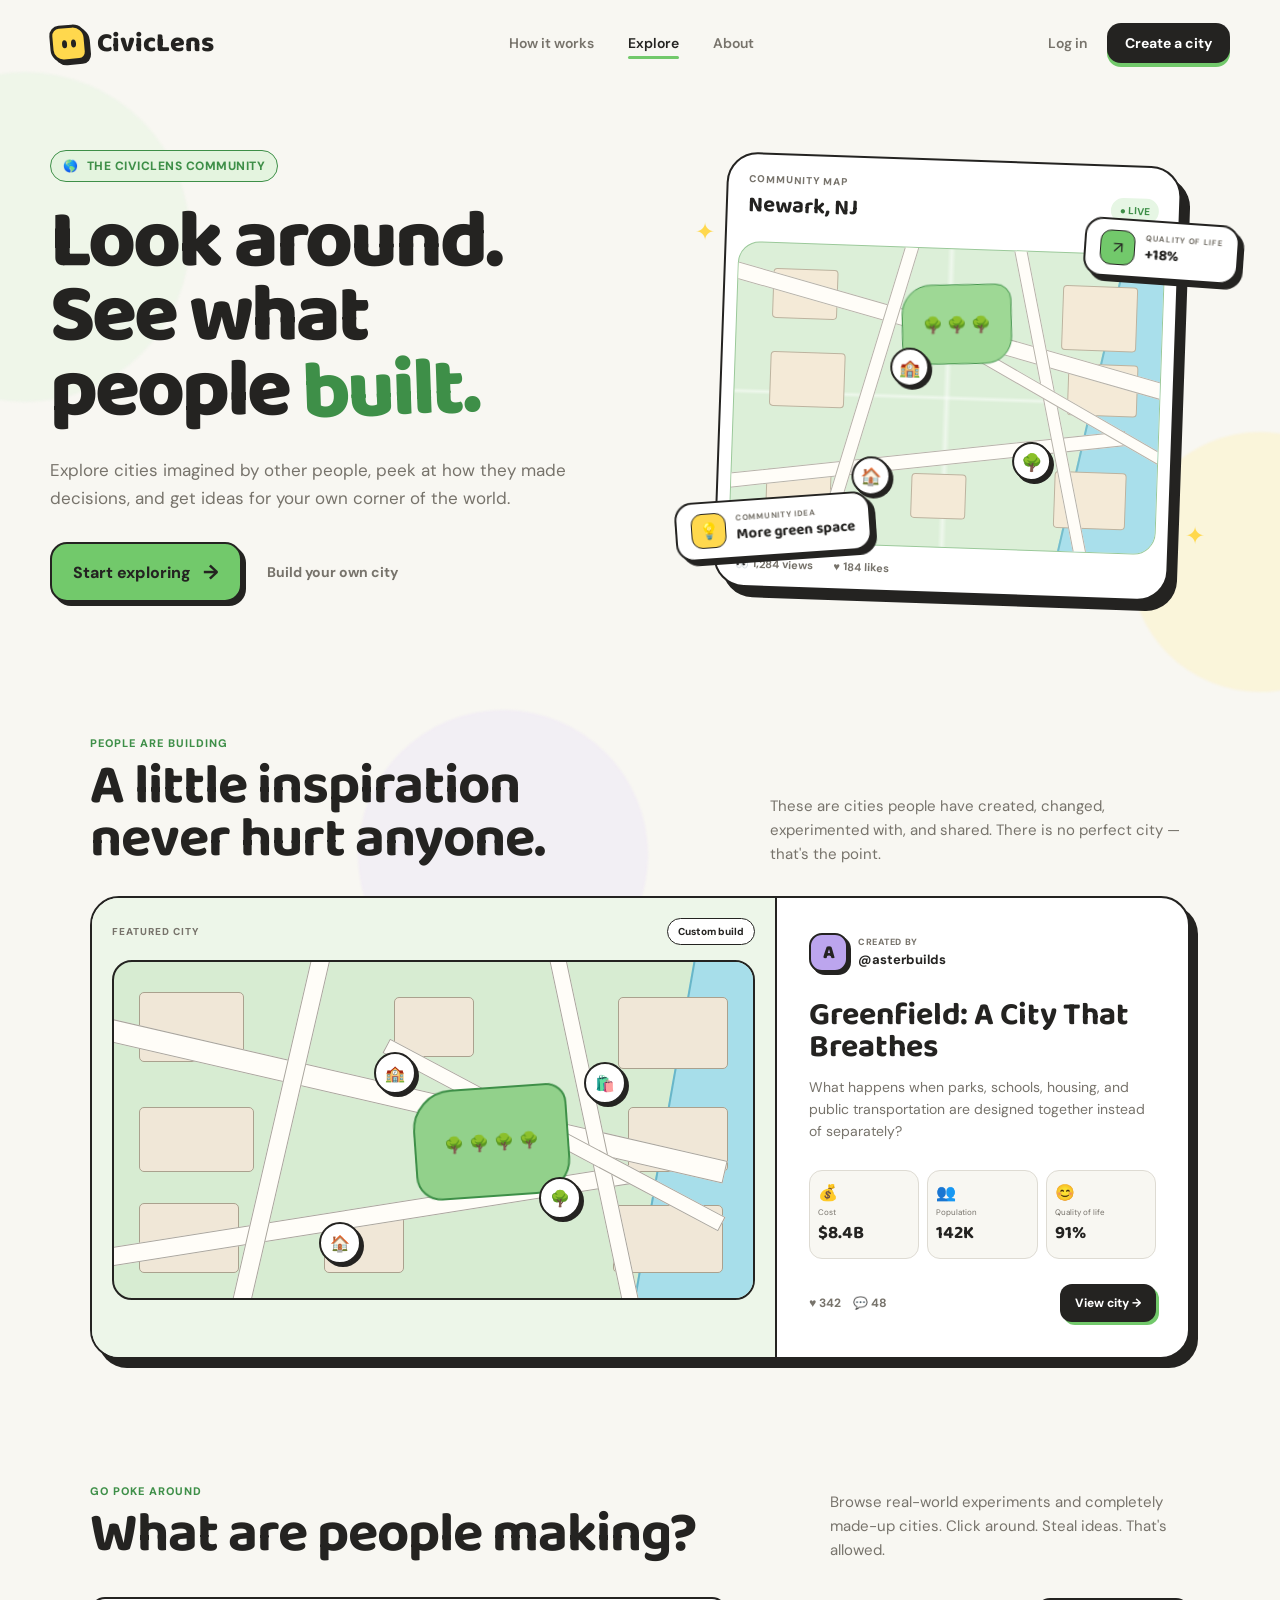
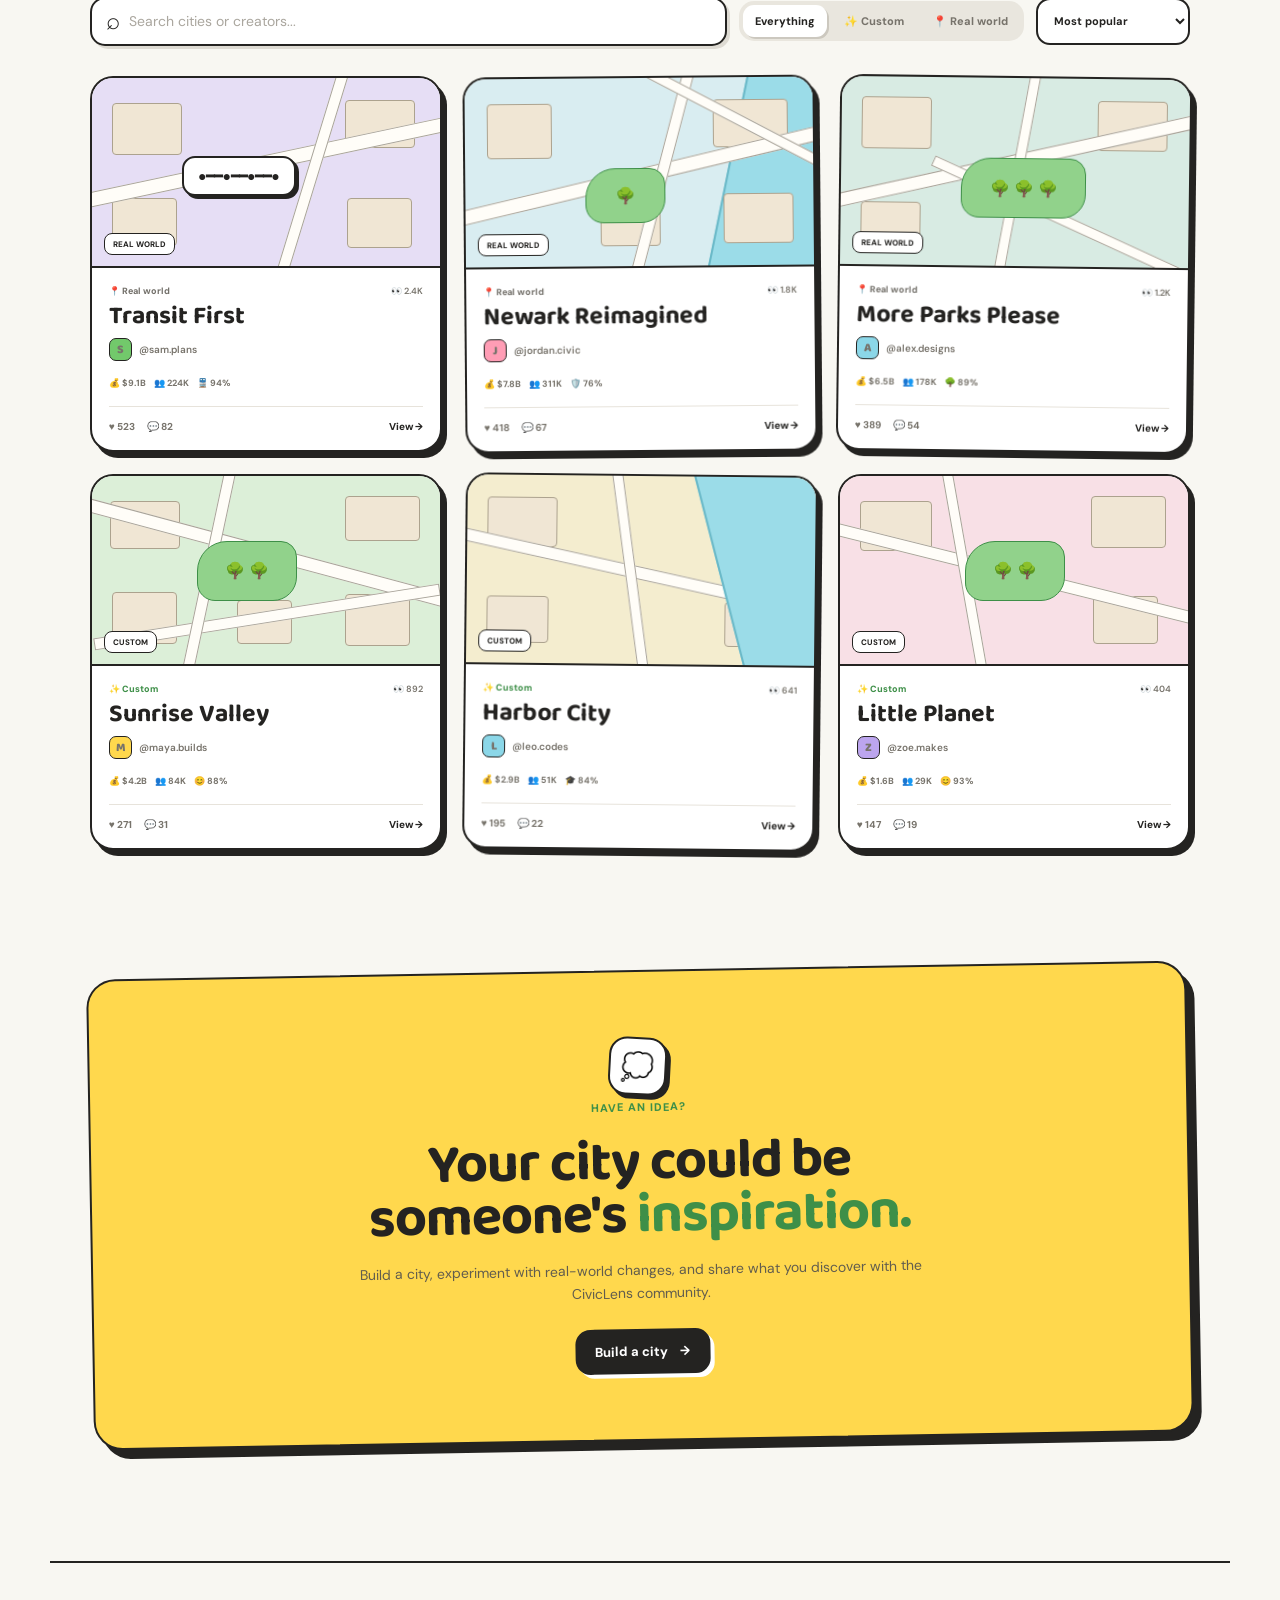
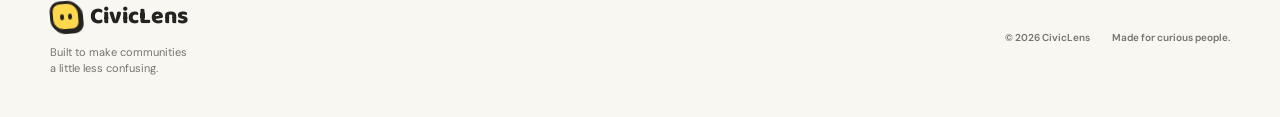
<file: explore.html>
<!DOCTYPE html>
<html lang="en">
<head>
    <meta charset="UTF-8">
    <meta name="viewport" content="width=device-width, initial-scale=1.0">

    <title>Explore — CivicLens</title>

    <link rel="preconnect" href="https://fonts.googleapis.com">
    <link rel="preconnect" href="https://fonts.gstatic.com" crossorigin>
     <link rel="icon" href="assets/logo.png">
    <link href="https://fonts.googleapis.com/css2?family=Baloo+2:wght@400;500;600;700;800&family=DM+Sans:wght@400;500;600;700&display=swap" rel="stylesheet">

    <link rel="stylesheet" href="/css/explore.css">
</head>

<body>

    <!-- Background -->
    <div class="background-blobs" aria-hidden="true">
        <div class="blob blob-green"></div>
        <div class="blob blob-yellow"></div>
        <div class="blob blob-purple"></div>
    </div>


    <!-- NAVBAR -->
    <nav class="navbar">

        <a href="index.html" class="logo">
            <span class="logo-mark">
                <span></span>
                <span></span>
            </span>
            <span>CivicLens</span>
        </a>

        <div class="nav-links">
            <a href="index.html#how-it-works">How it works</a>
            <a href="explore.html" class="active">Explore</a>
            <a href="index.html#about">About</a>
        </div>

        <div class="nav-actions">
            <a href="login.html" class="login-link">Log in</a>
            <a href="login.html?mode=signup" class="nav-button">
                Create a city
            </a>
        </div>

    </nav>


    <main>

        <!-- HERO -->
        <section class="explore-hero">

            <div class="hero-copy">

                <div class="eyebrow">
                    <span>🌎</span>
                    THE CIVICLENS COMMUNITY
                </div>

                <h1>
                    Look around.<br>
                    See what people
                    <span>built.</span>
                </h1>

                <p>
                    Explore cities imagined by other people, peek at how they
                    made decisions, and get ideas for your own corner of the world.
                </p>

                <div class="hero-actions">
                    <a href="#cities" class="primary-button">
                        Start exploring
                        <span>→</span>
                    </a>

                    <a href="login.html?mode=signup" class="secondary-link">
                        Build your own city
                    </a>
                </div>

            </div>


            <!-- HERO MAP -->
            <div class="hero-map-area">

                <div class="sparkle sparkle-one">✦</div>
                <div class="sparkle sparkle-two">✦</div>
                <div class="sparkle sparkle-three">✦</div>

                <div class="map-card">

                    <div class="map-header">
                        <div>
                            <span class="map-label">COMMUNITY MAP</span>
                            <strong>Newark, NJ</strong>
                        </div>

                        <span class="live-pill">
                            ● LIVE
                        </span>
                    </div>

                    <div class="mini-map">

                        <div class="map-road road-a"></div>
                        <div class="map-road road-b"></div>
                        <div class="map-road road-c"></div>
                        <div class="map-road road-d"></div>
                        <div class="map-road road-e"></div>

                        <div class="map-block block-1"></div>
                        <div class="map-block block-2"></div>
                        <div class="map-block block-3"></div>
                        <div class="map-block block-4"></div>
                        <div class="map-block block-5"></div>
                        <div class="map-block block-6"></div>
                        <div class="map-block block-7"></div>

                        <div class="map-park">
                            <span>🌳</span>
                            <span>🌳</span>
                            <span>🌳</span>
                        </div>

                        <div class="map-water"></div>

                        <div class="map-marker marker-one">
                            <span>🏫</span>
                        </div>

                        <div class="map-marker marker-two">
                            <span>🌳</span>
                        </div>

                        <div class="map-marker marker-three">
                            <span>🏠</span>
                        </div>

                    </div>

                    <div class="map-footer">
                        <span>👀 1,284 views</span>
                        <span>♥ 184 likes</span>
                    </div>

                </div>


                <div class="floating-note note-one">
                    <span class="note-icon yellow">💡</span>
                    <div>
                        <small>COMMUNITY IDEA</small>
                        <strong>More green space</strong>
                    </div>
                </div>

                <div class="floating-note note-two">
                    <span class="note-icon green">↗</span>
                    <div>
                        <small>QUALITY OF LIFE</small>
                        <strong>+18%</strong>
                    </div>
                </div>

            </div>

        </section>


        <!-- FEATURED INTRO -->
        <section class="featured-intro">

            <div>
                <span class="section-kicker">PEOPLE ARE BUILDING</span>

                <h2>
                    A little inspiration<br>
                    never hurt anyone.
                </h2>
            </div>

            <p>
                These are cities people have created, changed, experimented
                with, and shared. There is no perfect city — that's the point.
            </p>

        </section>


        <!-- FEATURED CITY -->
        <section class="featured-city">

            <div class="featured-map">

                <div class="featured-map-top">
                    <span>FEATURED CITY</span>
                    <span>Custom build</span>
                </div>

                <div class="big-map">

                    <div class="big-road br-one"></div>
                    <div class="big-road br-two"></div>
                    <div class="big-road br-three"></div>
                    <div class="big-road br-four"></div>
                    <div class="big-road br-five"></div>

                    <div class="big-block bb-one"></div>
                    <div class="big-block bb-two"></div>
                    <div class="big-block bb-three"></div>
                    <div class="big-block bb-four"></div>
                    <div class="big-block bb-five"></div>
                    <div class="big-block bb-six"></div>
                    <div class="big-block bb-seven"></div>
                    <div class="big-block bb-eight"></div>

                    <div class="big-park">
                        <span>🌳</span>
                        <span>🌳</span>
                        <span>🌳</span>
                        <span>🌳</span>
                    </div>

                    <div class="big-water"></div>

                    <div class="city-pin pin-school">🏫</div>
                    <div class="city-pin pin-park">🌳</div>
                    <div class="city-pin pin-home">🏠</div>
                    <div class="city-pin pin-shop">🛍️</div>

                </div>

            </div>


            <div class="featured-info">

                <div class="creator">
                    <div class="avatar avatar-purple">A</div>

                    <div>
                        <small>CREATED BY</small>
                        <strong>@asterbuilds</strong>
                    </div>
                </div>

                <h3>Greenfield: A City That Breathes</h3>

                <p>
                    What happens when parks, schools, housing, and public
                    transportation are designed together instead of separately?
                </p>

                <div class="featured-stats">

                    <div>
                        <span>💰</span>
                        <small>Cost</small>
                        <strong>$8.4B</strong>
                    </div>

                    <div>
                        <span>👥</span>
                        <small>Population</small>
                        <strong>142K</strong>
                    </div>

                    <div>
                        <span>😊</span>
                        <small>Quality of life</small>
                        <strong>91%</strong>
                    </div>

                </div>

                <div class="featured-bottom">

                    <div class="social-counts">
                        <span>♥ 342</span>
                        <span>💬 48</span>
                    </div>

                    <button class="view-button" data-city="Greenfield">
                        View city →
                    </button>

                </div>

            </div>

        </section>


        <!-- BROWSE -->
        <section class="browse-section" id="cities">

            <div class="browse-heading">

                <div>
                    <span class="section-kicker">GO POKE AROUND</span>
                    <h2>What are people making?</h2>
                </div>

                <p>
                    Browse real-world experiments and completely made-up
                    cities. Click around. Steal ideas. That's allowed.
                </p>

            </div>


            <!-- SEARCH -->
            <div class="browse-controls">

                <div class="search-box">
                    <span>⌕</span>
                    <input
                        type="text"
                        id="citySearch"
                        placeholder="Search cities or creators..."
                    >
                </div>

                <div class="filter-group">

                    <button class="filter-button active" data-filter="all">
                        Everything
                    </button>

                    <button class="filter-button" data-filter="custom">
                        ✨ Custom
                    </button>

                    <button class="filter-button" data-filter="real">
                        📍 Real world
                    </button>

                </div>

                <select id="sortCities" class="sort-select">
                    <option value="popular">Most popular</option>
                    <option value="recent">Recently added</option>
                    <option value="likes">Most liked</option>
                    <option value="population">Largest population</option>
                </select>

            </div>


            <!-- CITY GRID -->
            <div class="city-grid" id="cityGrid">

                <!-- CARD 1 -->
                <article
                    class="city-card"
                    data-type="custom"
                    data-name="Sunrise Valley"
                    data-creator="maya"
                    data-likes="271"
                    data-population="84000"
                    data-date="6"
                >

                    <div class="city-preview preview-green">

                        <div class="preview-road p-road-1"></div>
                        <div class="preview-road p-road-2"></div>
                        <div class="preview-road p-road-3"></div>

                        <div class="preview-block pb-1"></div>
                        <div class="preview-block pb-2"></div>
                        <div class="preview-block pb-3"></div>
                        <div class="preview-block pb-4"></div>
                        <div class="preview-block pb-5"></div>

                        <div class="preview-park">🌳 🌳</div>

                        <span class="preview-tag">CUSTOM</span>

                    </div>

                    <div class="city-card-content">

                        <div class="card-top">
                            <span class="type-label custom-label">✨ Custom</span>
                            <span class="views">👀 892</span>
                        </div>

                        <h3>Sunrise Valley</h3>

                        <div class="creator-row">
                            <div class="tiny-avatar avatar-yellow">M</div>
                            <span>@maya.builds</span>
                        </div>

                        <div class="card-stats">
                            <span>💰 $4.2B</span>
                            <span>👥 84K</span>
                            <span>😊 88%</span>
                        </div>

                        <div class="card-bottom">
                            <span>♥ 271</span>
                            <span>💬 31</span>
                            <button class="small-view" data-city="Sunrise Valley">View →</button>
                        </div>

                    </div>

                </article>


                <!-- CARD 2 -->
                <article
                    class="city-card"
                    data-type="real"
                    data-name="Newark Reimagined"
                    data-creator="jordan"
                    data-likes="418"
                    data-population="311000"
                    data-date="5"
                >

                    <div class="city-preview preview-blue">

                        <div class="preview-water"></div>

                        <div class="preview-road p-road-4"></div>
                        <div class="preview-road p-road-5"></div>
                        <div class="preview-road p-road-6"></div>

                        <div class="preview-block pb-6"></div>
                        <div class="preview-block pb-7"></div>
                        <div class="preview-block pb-8"></div>
                        <div class="preview-block pb-9"></div>

                        <div class="preview-park park-two">🌳</div>

                        <span class="preview-tag">REAL WORLD</span>

                    </div>

                    <div class="city-card-content">

                        <div class="card-top">
                            <span class="type-label real-label">📍 Real world</span>
                            <span class="views">👀 1.8K</span>
                        </div>

                        <h3>Newark Reimagined</h3>

                        <div class="creator-row">
                            <div class="tiny-avatar avatar-pink">J</div>
                            <span>@jordan.civic</span>
                        </div>

                        <div class="card-stats">
                            <span>💰 $7.8B</span>
                            <span>👥 311K</span>
                            <span>🛡️ 76%</span>
                        </div>

                        <div class="card-bottom">
                            <span>♥ 418</span>
                            <span>💬 67</span>
                            <button class="small-view" data-city="Newark Reimagined">View →</button>
                        </div>

                    </div>

                </article>


                <!-- CARD 3 -->
                <article
                    class="city-card"
                    data-type="custom"
                    data-name="Harbor City"
                    data-creator="leo"
                    data-likes="195"
                    data-population="51000"
                    data-date="4"
                >

                    <div class="city-preview preview-yellow">

                        <div class="preview-road p-road-7"></div>
                        <div class="preview-road p-road-8"></div>

                        <div class="preview-block pb-10"></div>
                        <div class="preview-block pb-11"></div>
                        <div class="preview-block pb-12"></div>
                        <div class="preview-block pb-13"></div>

                        <div class="preview-water water-two"></div>

                        <span class="preview-tag">CUSTOM</span>

                    </div>

                    <div class="city-card-content">

                        <div class="card-top">
                            <span class="type-label custom-label">✨ Custom</span>
                            <span class="views">👀 641</span>
                        </div>

                        <h3>Harbor City</h3>

                        <div class="creator-row">
                            <div class="tiny-avatar avatar-blue">L</div>
                            <span>@leo.codes</span>
                        </div>

                        <div class="card-stats">
                            <span>💰 $2.9B</span>
                            <span>👥 51K</span>
                            <span>🎓 84%</span>
                        </div>

                        <div class="card-bottom">
                            <span>♥ 195</span>
                            <span>💬 22</span>
                            <button class="small-view" data-city="Harbor City">View →</button>
                        </div>

                    </div>

                </article>


                <!-- CARD 4 -->
                <article
                    class="city-card"
                    data-type="real"
                    data-name="Transit First"
                    data-creator="sam"
                    data-likes="523"
                    data-population="224000"
                    data-date="3"
                >

                    <div class="city-preview preview-purple">

                        <div class="preview-road p-road-9"></div>
                        <div class="preview-road p-road-10"></div>

                        <div class="preview-block pb-14"></div>
                        <div class="preview-block pb-15"></div>
                        <div class="preview-block pb-16"></div>
                        <div class="preview-block pb-17"></div>

                        <div class="preview-transit">
                            ●━━●━━●━━●
                        </div>

                        <span class="preview-tag">REAL WORLD</span>

                    </div>

                    <div class="city-card-content">

                        <div class="card-top">
                            <span class="type-label real-label">📍 Real world</span>
                            <span class="views">👀 2.4K</span>
                        </div>

                        <h3>Transit First</h3>

                        <div class="creator-row">
                            <div class="tiny-avatar avatar-green">S</div>
                            <span>@sam.plans</span>
                        </div>

                        <div class="card-stats">
                            <span>💰 $9.1B</span>
                            <span>👥 224K</span>
                            <span>🚆 94%</span>
                        </div>

                        <div class="card-bottom">
                            <span>♥ 523</span>
                            <span>💬 82</span>
                            <button class="small-view" data-city="Transit First">View →</button>
                        </div>

                    </div>

                </article>


                <!-- CARD 5 -->
                <article
                    class="city-card"
                    data-type="custom"
                    data-name="Little Planet"
                    data-creator="zoe"
                    data-likes="147"
                    data-population="29000"
                    data-date="2"
                >

                    <div class="city-preview preview-pink">

                        <div class="preview-road p-road-11"></div>
                        <div class="preview-road p-road-12"></div>

                        <div class="preview-block pb-18"></div>
                        <div class="preview-block pb-19"></div>
                        <div class="preview-block pb-20"></div>

                        <div class="preview-park park-three">🌳 🌳</div>

                        <span class="preview-tag">CUSTOM</span>

                    </div>

                    <div class="city-card-content">

                        <div class="card-top">
                            <span class="type-label custom-label">✨ Custom</span>
                            <span class="views">👀 404</span>
                        </div>

                        <h3>Little Planet</h3>

                        <div class="creator-row">
                            <div class="tiny-avatar avatar-purple">Z</div>
                            <span>@zoe.makes</span>
                        </div>

                        <div class="card-stats">
                            <span>💰 $1.6B</span>
                            <span>👥 29K</span>
                            <span>😊 93%</span>
                        </div>

                        <div class="card-bottom">
                            <span>♥ 147</span>
                            <span>💬 19</span>
                            <button class="small-view" data-city="Little Planet">View →</button>
                        </div>

                    </div>

                </article>


                <!-- CARD 6 -->
                <article
                    class="city-card"
                    data-type="real"
                    data-name="More Parks Please"
                    data-creator="alex"
                    data-likes="389"
                    data-population="178000"
                    data-date="1"
                >

                    <div class="city-preview preview-green-blue">

                        <div class="preview-road p-road-13"></div>
                        <div class="preview-road p-road-14"></div>
                        <div class="preview-road p-road-15"></div>

                        <div class="preview-block pb-21"></div>
                        <div class="preview-block pb-22"></div>
                        <div class="preview-block pb-23"></div>

                        <div class="preview-park park-four">
                            🌳 🌳 🌳
                        </div>

                        <span class="preview-tag">REAL WORLD</span>

                    </div>

                    <div class="city-card-content">

                        <div class="card-top">
                            <span class="type-label real-label">📍 Real world</span>
                            <span class="views">👀 1.2K</span>
                        </div>

                        <h3>More Parks Please</h3>

                        <div class="creator-row">
                            <div class="tiny-avatar avatar-blue">A</div>
                            <span>@alex.designs</span>
                        </div>

                        <div class="card-stats">
                            <span>💰 $6.5B</span>
                            <span>👥 178K</span>
                            <span>🌳 89%</span>
                        </div>

                        <div class="card-bottom">
                            <span>♥ 389</span>
                            <span>💬 54</span>
                            <button class="small-view" data-city="More Parks Please">View →</button>
                        </div>

                    </div>

                </article>

            </div>


            <div class="no-results" id="noResults">
                <div>🧐</div>
                <h3>Hmm... nothing here.</h3>
                <p>Try a different search or filter.</p>
            </div>

        </section>


        <!-- WHY SHARE -->
        <section class="share-section">

            <div class="share-card">

                <div class="share-icon">💭</div>

                <span class="section-kicker">HAVE AN IDEA?</span>

                <h2>
                    Your city could be<br>
                    someone's <span>inspiration.</span>
                </h2>

                <p>
                    Build a city, experiment with real-world changes, and
                    share what you discover with the CivicLens community.
                </p>

                <a href="login.html?mode=signup" class="share-button">
                    Build a city
                    <span>→</span>
                </a>

            </div>

        </section>

    </main>


    <!-- FOOTER -->
    <footer class="footer">

        <div class="footer-brand">
            <a href="index.html" class="footer-logo">
                <span class="logo-mark">
                    <span></span>
                    <span></span>
                </span>
                CivicLens
            </a>

            <p>
                Built to make communities<br>
                a little less confusing.
            </p>
        </div>

        <div class="footer-right">
            <span>© 2026 CivicLens</span>
            <span>Made for curious people.</span>
        </div>

    </footer>


    <!-- CITY MODAL -->
    <div class="city-modal" id="cityModal">

        <div class="modal-overlay" id="modalOverlay"></div>

        <div class="modal-content">

            <button class="modal-close" id="modalClose">×</button>

            <div class="modal-map" id="modalMap">
                <div class="modal-map-road modal-road-one"></div>
                <div class="modal-map-road modal-road-two"></div>
                <div class="modal-map-road modal-road-three"></div>
                <div class="modal-map-block modal-block-one"></div>
                <div class="modal-map-block modal-block-two"></div>
                <div class="modal-map-block modal-block-three"></div>
                <div class="modal-map-block modal-block-four"></div>
                <div class="modal-map-park">🌳 🌳 🌳</div>
            </div>

            <div class="modal-info">

                <span class="section-kicker">CITY PREVIEW</span>

                <h2 id="modalTitle">City Name</h2>

                <p id="modalDescription">
                    A community experiment made with CivicLens.
                </p>

                <div class="modal-stats">

                    <div>
                        <small>COST</small>
                        <strong id="modalCost">$0</strong>
                    </div>

                    <div>
                        <small>BUDGET</small>
                        <strong id="modalBudget">$0</strong>
                    </div>

                    <div>
                        <small>POPULATION</small>
                        <strong id="modalPopulation">0</strong>
                    </div>

                    <div>
                        <small>QUALITY OF LIFE</small>
                        <strong id="modalQuality">0%</strong>
                    </div>

                    <div>
                        <small>EDUCATION</small>
                        <strong id="modalEducation">0%</strong>
                    </div>

                    <div>
                        <small>SAFETY</small>
                        <strong id="modalSafety">0%</strong>
                    </div>

                </div>

                <div class="modal-social">
                    <span>♥ <b id="modalLikes">0</b> likes</span>
                    <span>💬 <b id="modalComments">0</b> comments</span>
                </div>

                <button class="modal-build">
                    Create something like this →
                </button>

            </div>

        </div>

    </div>
    <script src="js/theme.js"></script>
      <script src="js/universe.js"></script>
    <script src="/js/explore.js"></script>

</body>
</html>
</file>
<file: css/explore.css>
/* =========================================================
   CIVICLENS EXPLORE
   Matches CivicLens homepage visual system
========================================================= */

:root {
    --bg: #f8f7f2;
    --text: #242321;
    --muted: #77736b;

    --green: #72c96b;
    --green-dark: #3e8f48;

    --yellow: #ffd84d;
    --blue: #8bd7e8;
    --pink: #ff9db5;
    --purple: #bca5ee;

    --white: #ffffff;
    --border: #242321;

    --bubble: "Baloo 2", cursive;
    --body: "DM Sans", sans-serif;
}


/* =========================================================
   RESET
========================================================= */

* {
    box-sizing: border-box;
    margin: 0;
    padding: 0;
}

html {
    scroll-behavior: smooth;
}

body {
    background: var(--bg);
    color: var(--text);
    font-family: var(--body);
    overflow-x: hidden;
}

button,
input,
select {
    font: inherit;
}

button {
    cursor: pointer;
}

a {
    color: inherit;
    text-decoration: none;
}


/* =========================================================
   BACKGROUND
========================================================= */

.background-blobs {
    position: fixed;
    inset: 0;
    pointer-events: none;
    overflow: hidden;
    z-index: -2;
}

.blob {
    position: absolute;
    border-radius: 50%;
    opacity: .35;
    filter: blur(1px);
    animation: blobFloat 11s ease-in-out infinite;
}

.blob-green {
    width: 330px;
    height: 330px;
    background: #dff3db;
    top: 8%;
    left: -140px;
}

.blob-yellow {
    width: 260px;
    height: 260px;
    background: #fff0af;
    top: 48%;
    right: -110px;
    animation-delay: -4s;
}

.blob-purple {
    width: 290px;
    height: 290px;
    background: #e8def9;
    bottom: -100px;
    left: 28%;
    animation-delay: -7s;
}

@keyframes blobFloat {
    0%, 100% {
        transform: translate(0, 0);
    }

    50% {
        transform: translate(20px, -25px);
    }
}


/* =========================================================
   NAVBAR
========================================================= */

.navbar {
    width: min(1180px, calc(100% - 48px));
    height: 86px;
    margin: auto;

    display: flex;
    align-items: center;
    justify-content: space-between;

    position: relative;
    z-index: 20;
}

.logo {
    display: flex;
    align-items: center;
    gap: 10px;

    font-family: var(--bubble);
    font-size: 27px;
    font-weight: 800;
}

.logo-mark {
    width: 37px;
    height: 37px;

    background: var(--yellow);
    border: 3px solid var(--border);

    border-radius: 10px 14px 9px 13px;

    display: flex;
    align-items: center;
    justify-content: center;
    gap: 4px;

    transform: rotate(-5deg);

    box-shadow: 3px 3px 0 var(--border);

    animation: logoWiggle 4s ease-in-out infinite;
}

.logo-mark span {
    width: 5px;
    height: 8px;
    background: var(--border);
    border-radius: 50%;
}

@keyframes logoWiggle {
    0%, 100% {
        transform: rotate(-5deg);
    }

    50% {
        transform: rotate(-1deg);
    }
}

.nav-links {
    display: flex;
    align-items: center;
    gap: 34px;
}

.nav-links a {
    font-size: 14px;
    font-weight: 600;
    color: var(--muted);
    transition: .2s ease;
}

.nav-links a:hover,
.nav-links a.active {
    color: var(--text);
}

.nav-links a.active {
    position: relative;
}

.nav-links a.active::after {
    content: "";
    position: absolute;
    left: 0;
    right: 0;
    bottom: -7px;

    height: 3px;
    background: var(--green);

    border-radius: 99px;
}

.nav-actions {
    display: flex;
    align-items: center;
    gap: 20px;
}

.login-link {
    font-size: 14px;
    font-weight: 600;
    color: var(--muted);
}

.nav-button {
    padding: 11px 18px;

    background: var(--text);
    color: white;

    border-radius: 14px;

    font-size: 14px;
    font-weight: 700;

    box-shadow: 0 4px 0 var(--green);

    transition: .2s ease;
}

.nav-button:hover {
    transform: translateY(-2px);
    box-shadow: 0 6px 0 var(--green);
}


/* =========================================================
   HERO
========================================================= */

.explore-hero {
    width: min(1180px, calc(100% - 48px));
    min-height: 570px;
    margin: auto;

    display: grid;
    grid-template-columns: 1fr 1fr;
    gap: 50px;
    align-items: center;

    padding: 50px 0 80px;
}

.hero-copy {
    max-width: 610px;
}

.eyebrow {
    display: inline-flex;
    align-items: center;
    gap: 8px;

    padding: 7px 12px;

    background: #e4f4df;
    border: 1.5px solid var(--green-dark);
    border-radius: 99px;

    color: var(--green-dark);

    font-size: 12px;
    font-weight: 800;
    letter-spacing: .5px;
}

.explore-hero h1 {
    margin-top: 24px;

    font-family: var(--bubble);
    font-size: clamp(58px, 7vw, 82px);
    line-height: .91;
    letter-spacing: -3px;
    font-weight: 800;
}

.explore-hero h1 span {
    display: inline-block;
    color: var(--green-dark);
    transform: rotate(-2deg);
}

.hero-copy > p {
    max-width: 520px;
    margin-top: 27px;

    color: var(--muted);
    font-size: 17px;
    line-height: 1.65;
}

.hero-actions {
    display: flex;
    align-items: center;
    gap: 25px;
    margin-top: 30px;
}

.primary-button {
    display: inline-flex;
    align-items: center;
    gap: 12px;

    padding: 15px 21px;

    background: var(--green);

    border: 2px solid var(--border);
    border-radius: 17px;

    font-weight: 800;

    box-shadow: 4px 4px 0 var(--border);

    transition: .2s ease;
}

.primary-button:hover {
    transform: translate(-2px, -3px) rotate(-1deg);
    box-shadow: 6px 7px 0 var(--border);
}

.primary-button span {
    font-size: 20px;
}

.secondary-link {
    color: var(--muted);
    font-size: 14px;
    font-weight: 700;
}

.secondary-link:hover {
    color: var(--text);
}


/* =========================================================
   HERO MAP
========================================================= */

.hero-map-area {
    height: 480px;
    position: relative;

    display: flex;
    align-items: center;
    justify-content: center;
}

.map-card {
    width: 455px;
    background: white;

    border: 2px solid var(--border);
    border-radius: 31px;

    box-shadow: 9px 10px 0 var(--border);

    transform: rotate(2deg);

    overflow: hidden;

    animation: mapFloat 6s ease-in-out infinite;
}

@keyframes mapFloat {
    0%, 100% {
        transform: rotate(2deg) translateY(0);
    }

    50% {
        transform: rotate(1deg) translateY(-9px);
    }
}

.map-header {
    padding: 18px 20px;

    display: flex;
    justify-content: space-between;
    align-items: center;
}

.map-label,
.featured-map-top span {
    display: block;

    font-size: 10px;
    font-weight: 800;
    letter-spacing: 1px;
    color: var(--muted);
}

.map-header strong {
    display: block;

    margin-top: 2px;

    font-family: var(--bubble);
    font-size: 22px;
}

.live-pill {
    padding: 6px 9px;

    background: #e6f6e4;
    border-radius: 99px;

    color: var(--green-dark);

    font-size: 10px;
    font-weight: 800;
}

.mini-map {
    height: 300px;
    margin: 0 12px;

    position: relative;
    overflow: hidden;

    background:
        linear-gradient(90deg, transparent 49%, rgba(255,255,255,.5) 50%, transparent 51%),
        linear-gradient(0deg, transparent 49%, rgba(255,255,255,.5) 50%, transparent 51%),
        #dcefd8;

    border: 1.5px solid #9bc99a;
    border-radius: 22px;
}

.map-road {
    position: absolute;
    background: #fffdf8;
    border: 1px solid #b7b3aa;
    z-index: 2;
}

.road-a {
    width: 520px;
    height: 17px;
    top: 80px;
    left: -20px;
    transform: rotate(14deg);
}

.road-b {
    width: 420px;
    height: 15px;
    top: 205px;
    left: -25px;
    transform: rotate(-8deg);
}

.road-c {
    width: 14px;
    height: 400px;
    left: 120px;
    top: -30px;
    transform: rotate(15deg);
}

.road-d {
    width: 13px;
    height: 400px;
    right: 100px;
    top: -40px;
    transform: rotate(-13deg);
}

.road-e {
    width: 300px;
    height: 12px;
    top: 145px;
    left: 180px;
    transform: rotate(28deg);
}

.map-block {
    position: absolute;
    background: #f4ead7;
    border: 1px solid #bdb39f;
    border-radius: 4px;
    z-index: 1;
}

.block-1 {
    width: 65px;
    height: 50px;
    top: 25px;
    left: 35px;
}

.block-2 {
    width: 75px;
    height: 55px;
    top: 108px;
    left: 35px;
}

.block-3 {
    width: 65px;
    height: 48px;
    top: 225px;
    left: 35px;
}

.block-4 {
    width: 75px;
    height: 65px;
    top: 32px;
    right: 25px;
}

.block-5 {
    width: 70px;
    height: 52px;
    top: 110px;
    right: 22px;
}

.block-6 {
    width: 72px;
    height: 57px;
    top: 218px;
    right: 30px;
}

.block-7 {
    width: 55px;
    height: 45px;
    top: 225px;
    left: 180px;
}

.map-park {
    position: absolute;

    width: 110px;
    height: 80px;

    left: 165px;
    top: 35px;

    background: #9ed895;

    border: 1.5px solid var(--green-dark);
    border-radius: 30px 16px 27px 20px;

    display: flex;
    align-items: center;
    justify-content: center;

    gap: 4px;

    z-index: 3;
    transform: rotate(-3deg);
}

.map-water {
    position: absolute;

    width: 130px;
    height: 360px;

    right: -65px;
    top: -40px;

    background: #a9dfeb;

    border-left: 2px solid #75bdcb;

    transform: rotate(11deg);
}

.map-marker {
    position: absolute;

    width: 39px;
    height: 39px;

    display: flex;
    align-items: center;
    justify-content: center;

    background: white;

    border: 2px solid var(--border);
    border-radius: 50%;

    box-shadow: 3px 3px 0 var(--border);

    z-index: 5;

    font-size: 17px;
}

.marker-one {
    top: 100px;
    left: 155px;
}

.marker-two {
    top: 190px;
    left: 280px;
}

.marker-three {
    top: 210px;
    left: 120px;
}

.map-footer {
    padding: 15px 20px;

    display: flex;
    gap: 20px;

    color: var(--muted);

    font-size: 11px;
    font-weight: 700;
}

.floating-note {
    position: absolute;

    display: flex;
    align-items: center;
    gap: 10px;

    background: white;

    border: 2px solid var(--border);
    border-radius: 18px;

    padding: 10px 14px;

    box-shadow: 5px 5px 0 var(--border);

    z-index: 8;
}

.floating-note small {
    display: block;

    color: var(--muted);

    font-size: 8px;
    font-weight: 800;
    letter-spacing: .7px;
}

.floating-note strong {
    display: block;

    font-family: var(--bubble);
    font-size: 15px;
}

.note-icon {
    width: 35px;
    height: 35px;

    display: flex;
    align-items: center;
    justify-content: center;

    border-radius: 11px;
    border: 1.5px solid var(--border);
}

.note-icon.yellow {
    background: var(--yellow);
}

.note-icon.green {
    background: var(--green);
}

.note-one {
    left: 10px;
    bottom: 60px;
    transform: rotate(-4deg);
}

.note-two {
    right: -8px;
    top: 85px;
    transform: rotate(4deg);
}

.sparkle {
    position: absolute;

    font-size: 24px;
    color: var(--yellow);

    animation: sparkle 2.5s ease-in-out infinite;
}

.sparkle-one {
    left: 30px;
    top: 80px;
}

.sparkle-two {
    right: 25px;
    bottom: 65px;
    animation-delay: -.8s;
}

.sparkle-three {
    left: 70px;
    bottom: 140px;
    font-size: 15px;
    animation-delay: -1.4s;
}

@keyframes sparkle {
    0%, 100% {
        transform: scale(.8) rotate(0);
        opacity: .5;
    }

    50% {
        transform: scale(1.2) rotate(15deg);
        opacity: 1;
    }
}


/* =========================================================
   FEATURED INTRO
========================================================= */

.featured-intro {
    width: min(1100px, calc(100% - 48px));
    margin: 35px auto 30px;

    display: grid;
    grid-template-columns: 1fr 420px;
    gap: 70px;
    align-items: end;
}

.section-kicker {
    color: var(--green-dark);

    font-size: 11px;
    font-weight: 800;
    letter-spacing: 1px;
}

.featured-intro h2,
.browse-heading h2,
.share-card h2 {
    margin-top: 8px;

    font-family: var(--bubble);
    font-size: clamp(38px, 5vw, 56px);
    line-height: .95;
    letter-spacing: -1px;
}

.featured-intro p {
    color: var(--muted);
    line-height: 1.6;
    font-size: 15px;
}


/* =========================================================
   FEATURED CITY
========================================================= */

.featured-city {
    width: min(1100px, calc(100% - 48px));
    margin: auto;

    display: grid;
    grid-template-columns: 1.25fr .75fr;

    background: white;

    border: 2px solid var(--border);
    border-radius: 29px;

    box-shadow: 8px 9px 0 var(--border);

    overflow: hidden;

    transform: rotate(.5deg);
}

.featured-map {
    min-height: 430px;
    padding: 20px;

    background: #edf6e9;
    border-right: 2px solid var(--border);
}

.featured-map-top {
    display: flex;
    justify-content: space-between;
    align-items: center;

    margin-bottom: 15px;
}

.featured-map-top span:last-child {
    padding: 6px 10px;

    background: white;

    border: 1.5px solid var(--border);
    border-radius: 99px;

    color: var(--text);
    letter-spacing: 0;
}

.big-map {
    height: 340px;

    position: relative;
    overflow: hidden;

    border: 2px solid var(--border);
    border-radius: 20px;

    background: #d7ecd2;
}

.big-road {
    position: absolute;

    background: #fffdf8;
    border: 1px solid #aaa69e;

    z-index: 2;
}

.br-one {
    width: 700px;
    height: 23px;
    top: 120px;
    left: -80px;
    transform: rotate(13deg);
}

.br-two {
    width: 600px;
    height: 19px;
    top: 250px;
    left: -80px;
    transform: rotate(-9deg);
}

.br-three {
    width: 19px;
    height: 500px;
    top: -70px;
    left: 155px;
    transform: rotate(13deg);
}

.br-four {
    width: 17px;
    height: 500px;
    top: -80px;
    right: 150px;
    transform: rotate(-12deg);
}

.br-five {
    width: 380px;
    height: 16px;
    top: 165px;
    left: 250px;
    transform: rotate(28deg);
}

.big-block {
    position: absolute;

    background: #f0e7d7;
    border: 1px solid #aaa18e;
    border-radius: 5px;

    z-index: 1;
}

.bb-one {
    width: 105px;
    height: 70px;
    top: 30px;
    left: 25px;
}

.bb-two {
    width: 115px;
    height: 65px;
    top: 145px;
    left: 25px;
}

.bb-three {
    width: 100px;
    height: 70px;
    bottom: 25px;
    left: 25px;
}

.bb-four {
    width: 110px;
    height: 72px;
    top: 35px;
    right: 25px;
}

.bb-five {
    width: 100px;
    height: 65px;
    top: 145px;
    right: 25px;
}

.bb-six {
    width: 110px;
    height: 68px;
    bottom: 25px;
    right: 30px;
}

.bb-seven {
    width: 80px;
    height: 58px;
    bottom: 25px;
    left: 210px;
}

.bb-eight {
    width: 80px;
    height: 60px;
    top: 35px;
    left: 280px;
}

.big-park {
    position: absolute;

    width: 155px;
    height: 110px;

    left: 300px;
    top: 125px;

    background: #92d18b;

    border: 2px solid var(--green-dark);
    border-radius: 40px 20px 35px 25px;

    z-index: 3;

    display: flex;
    align-items: center;
    justify-content: center;
    gap: 5px;

    transform: rotate(-4deg);
}

.big-water {
    position: absolute;

    width: 170px;
    height: 500px;

    right: -80px;
    top: -70px;

    background: #a7deea;

    border-left: 2px solid #68b6c8;

    transform: rotate(10deg);
}

.city-pin {
    position: absolute;

    width: 42px;
    height: 42px;

    background: white;

    border: 2px solid var(--border);
    border-radius: 50%;

    box-shadow: 3px 3px 0 var(--border);

    display: flex;
    align-items: center;
    justify-content: center;

    z-index: 6;
}

.pin-school {
    left: 260px;
    top: 90px;
}

.pin-park {
    left: 425px;
    top: 215px;
}

.pin-home {
    left: 205px;
    top: 260px;
}

.pin-shop {
    left: 470px;
    top: 100px;
}

.featured-info {
    padding: 35px 32px;

    display: flex;
    flex-direction: column;
}

.creator {
    display: flex;
    align-items: center;
    gap: 10px;
}

.creator small {
    display: block;

    color: var(--muted);

    font-size: 9px;
    font-weight: 800;
    letter-spacing: .7px;
}

.creator strong {
    font-size: 13px;
}

.avatar {
    width: 39px;
    height: 39px;

    display: flex;
    align-items: center;
    justify-content: center;

    border: 2px solid var(--border);
    border-radius: 13px;

    font-family: var(--bubble);
    font-size: 19px;
    font-weight: 800;

    box-shadow: 3px 3px 0 var(--border);
}

.avatar-purple {
    background: var(--purple);
}

.avatar-yellow {
    background: var(--yellow);
}

.avatar-pink {
    background: var(--pink);
}

.avatar-blue {
    background: var(--blue);
}

.avatar-green {
    background: var(--green);
}

.featured-info h3 {
    margin-top: 28px;

    font-family: var(--bubble);
    font-size: 32px;
    line-height: 1;
}

.featured-info > p {
    margin-top: 13px;

    color: var(--muted);

    font-size: 14px;
    line-height: 1.55;
}

.featured-stats {
    display: grid;
    grid-template-columns: repeat(3, 1fr);
    gap: 8px;

    margin-top: 28px;
}

.featured-stats div {
    padding: 11px 8px;

    background: var(--bg);

    border: 1.5px solid #dedbd3;
    border-radius: 13px;
}

.featured-stats span {
    display: block;
}

.featured-stats small {
    display: block;

    margin-top: 4px;

    color: var(--muted);
    font-size: 8px;
}

.featured-stats strong {
    display: block;

    margin-top: 2px;

    font-family: var(--bubble);
    font-size: 18px;
}

.featured-bottom {
    margin-top: auto;
    padding-top: 25px;

    display: flex;
    justify-content: space-between;
    align-items: center;
}

.social-counts {
    display: flex;
    gap: 12px;

    color: var(--muted);

    font-size: 12px;
    font-weight: 700;
}

.view-button {
    border: 0;

    background: var(--text);
    color: white;

    padding: 11px 15px;

    border-radius: 12px;

    font-size: 12px;
    font-weight: 800;

    box-shadow: 3px 3px 0 var(--green);

    transition: .2s ease;
}

.view-button:hover {
    transform: translate(-2px, -2px);
}


/* =========================================================
   BROWSE
========================================================= */

.browse-section {
    width: min(1100px, calc(100% - 48px));
    margin: 120px auto 0;
}

.browse-heading {
    display: grid;
    grid-template-columns: 1fr 360px;
    gap: 60px;
    align-items: end;
}

.browse-heading p {
    color: var(--muted);
    font-size: 15px;
    line-height: 1.6;
}

.browse-controls {
    margin-top: 35px;

    display: grid;
    grid-template-columns: 1fr auto auto;
    gap: 12px;
    align-items: center;
}

.search-box {
    height: 49px;

    display: flex;
    align-items: center;
    gap: 9px;

    background: white;

    border: 2px solid var(--border);
    border-radius: 15px;

    padding: 0 14px;

    box-shadow: 3px 3px 0 #dedbd3;
}

.search-box span {
    font-size: 24px;
    line-height: 1;
}

.search-box input {
    width: 100%;

    border: 0;
    outline: 0;

    background: transparent;

    color: var(--text);

    font-size: 14px;
}

.search-box input::placeholder {
    color: #aaa69e;
}

.filter-group {
    display: flex;
    gap: 5px;

    padding: 4px;

    background: #e9e6de;

    border-radius: 15px;
}

.filter-button {
    border: 0;

    padding: 9px 12px;

    background: transparent;

    color: var(--muted);

    border-radius: 11px;

    font-size: 11px;
    font-weight: 800;

    white-space: nowrap;

    transition: .2s ease;
}

.filter-button:hover,
.filter-button.active {
    background: white;
    color: var(--text);
    box-shadow: 2px 2px 0 #ccc8bf;
}

.sort-select {
    height: 47px;

    padding: 0 12px;

    background: white;

    border: 2px solid var(--border);
    border-radius: 14px;

    outline: 0;

    color: var(--text);

    font-size: 11px;
    font-weight: 700;
}


/* =========================================================
   CITY GRID
========================================================= */

.city-grid {
    margin-top: 30px;

    display: grid;
    grid-template-columns: repeat(3, 1fr);
    gap: 22px;
}

.city-card {
    background: white;

    border: 2px solid var(--border);
    border-radius: 23px;

    overflow: hidden;

    box-shadow: 5px 6px 0 var(--border);

    transition: .2s ease;
}

.city-card:nth-child(2) {
    transform: rotate(-.5deg);
}

.city-card:nth-child(3) {
    transform: rotate(.7deg);
}

.city-card:nth-child(5) {
    transform: rotate(.6deg);
}

.city-card:hover {
    transform: translateY(-7px) rotate(0);
    box-shadow: 7px 11px 0 var(--border);
}

.city-preview {
    height: 190px;

    position: relative;
    overflow: hidden;

    border-bottom: 2px solid var(--border);
}

.preview-green {
    background: #dcefd8;
}

.preview-blue {
    background: #d9edf1;
}

.preview-yellow {
    background: #f4edcf;
}

.preview-purple {
    background: #e6def5;
}

.preview-pink {
    background: #f8e0e6;
}

.preview-green-blue {
    background: #d8ebe3;
}

.preview-road {
    position: absolute;

    background: #fffdf8;

    border: 1px solid #a9a49a;

    z-index: 2;
}

.p-road-1 {
    width: 450px;
    height: 14px;
    top: 70px;
    left: -50px;
    transform: rotate(15deg);
}

.p-road-2 {
    width: 350px;
    height: 12px;
    top: 135px;
    left: 0;
    transform: rotate(-9deg);
}

.p-road-3 {
    width: 12px;
    height: 300px;
    top: -50px;
    left: 110px;
    transform: rotate(12deg);
}

.p-road-4 {
    width: 430px;
    height: 15px;
    top: 95px;
    left: -60px;
    transform: rotate(-13deg);
}

.p-road-5 {
    width: 12px;
    height: 320px;
    left: 190px;
    top: -60px;
    transform: rotate(15deg);
}

.p-road-6 {
    width: 300px;
    height: 11px;
    top: 35px;
    left: 120px;
    transform: rotate(28deg);
}

.p-road-7 {
    width: 440px;
    height: 13px;
    top: 90px;
    left: -50px;
    transform: rotate(12deg);
}

.p-road-8 {
    width: 11px;
    height: 300px;
    left: 160px;
    top: -40px;
    transform: rotate(-8deg);
}

.p-road-9 {
    width: 440px;
    height: 15px;
    top: 80px;
    left: -60px;
    transform: rotate(-12deg);
}

.p-road-10 {
    width: 12px;
    height: 320px;
    left: 210px;
    top: -50px;
    transform: rotate(17deg);
}

.p-road-11 {
    width: 420px;
    height: 13px;
    top: 85px;
    left: -60px;
    transform: rotate(14deg);
}

.p-road-12 {
    width: 11px;
    height: 280px;
    left: 120px;
    top: -40px;
    transform: rotate(-10deg);
}

.p-road-13 {
    width: 440px;
    height: 14px;
    top: 75px;
    left: -40px;
    transform: rotate(-13deg);
}

.p-road-14 {
    width: 11px;
    height: 300px;
    left: 170px;
    top: -50px;
    transform: rotate(10deg);
}

.p-road-15 {
    width: 280px;
    height: 11px;
    top: 135px;
    left: 80px;
    transform: rotate(24deg);
}

.preview-block {
    position: absolute;

    background: #f0e6d4;

    border: 1px solid #aca28e;
    border-radius: 4px;

    z-index: 1;
}

.pb-1 {
    width: 70px;
    height: 48px;
    left: 18px;
    top: 25px;
}

.pb-2 {
    width: 65px;
    height: 52px;
    left: 20px;
    bottom: 20px;
}

.pb-3 {
    width: 75px;
    height: 45px;
    right: 20px;
    top: 20px;
}

.pb-4 {
    width: 65px;
    height: 52px;
    right: 30px;
    bottom: 18px;
}

.pb-5 {
    width: 55px;
    height: 44px;
    left: 145px;
    bottom: 20px;
}

.pb-6 {
    width: 65px;
    height: 55px;
    left: 22px;
    top: 25px;
}

.pb-7 {
    width: 75px;
    height: 48px;
    right: 25px;
    top: 22px;
}

.pb-8 {
    width: 70px;
    height: 50px;
    right: 20px;
    bottom: 22px;
}

.pb-9 {
    width: 60px;
    height: 45px;
    left: 135px;
    bottom: 20px;
}

.pb-10 {
    width: 70px;
    height: 50px;
    left: 20px;
    top: 22px;
}

.pb-11 {
    width: 75px;
    height: 55px;
    right: 20px;
    top: 25px;
}

.pb-12 {
    width: 62px;
    height: 47px;
    left: 20px;
    bottom: 20px;
}

.pb-13 {
    width: 60px;
    height: 45px;
    right: 30px;
    bottom: 18px;
}

.pb-14 {
    width: 70px;
    height: 52px;
    left: 20px;
    top: 25px;
}

.pb-15 {
    width: 70px;
    height: 48px;
    right: 25px;
    top: 22px;
}

.pb-16 {
    width: 65px;
    height: 48px;
    left: 20px;
    bottom: 20px;
}

.pb-17 {
    width: 65px;
    height: 50px;
    right: 28px;
    bottom: 18px;
}

.pb-18 {
    width: 72px;
    height: 50px;
    left: 20px;
    top: 25px;
}

.pb-19 {
    width: 75px;
    height: 52px;
    right: 22px;
    top: 20px;
}

.pb-20 {
    width: 65px;
    height: 48px;
    right: 30px;
    bottom: 20px;
}

.pb-21 {
    width: 70px;
    height: 52px;
    left: 20px;
    top: 20px;
}

.pb-22 {
    width: 70px;
    height: 50px;
    right: 22px;
    top: 22px;
}

.pb-23 {
    width: 60px;
    height: 45px;
    left: 20px;
    bottom: 18px;
}

.preview-park {
    position: absolute;

    width: 100px;
    height: 60px;

    left: 105px;
    top: 65px;

    display: flex;
    align-items: center;
    justify-content: center;

    background: #91d28b;

    border: 1.5px solid var(--green-dark);
    border-radius: 30px 16px 24px 18px;

    z-index: 4;
}

.park-two {
    left: 120px;
    top: 90px;
    width: 80px;
    height: 55px;
}

.park-three {
    left: 125px;
    top: 65px;
}

.park-four {
    left: 120px;
    top: 80px;
    width: 125px;
}

.preview-water {
    position: absolute;

    width: 130px;
    height: 300px;

    right: -40px;
    top: -30px;

    background: #9bdce8;

    border-left: 2px solid #69b8c7;

    transform: rotate(12deg);
}

.water-two {
    position: absolute;

    width: 120px;
    height: 300px;

    right: -30px;
    top: -40px;

    background: #9bdce8;

    border-left: 2px solid #69b8c7;

    transform: rotate(-15deg);

    z-index: 5;
}

.preview-transit {
    position: absolute;

    z-index: 5;

    top: 78px;
    left: 90px;

    padding: 9px 14px;

    background: white;

    border: 2px solid var(--border);
    border-radius: 13px;

    box-shadow: 3px 3px 0 var(--border);

    font-size: 14px;
    font-weight: 800;
}

.preview-tag {
    position: absolute;

    left: 12px;
    bottom: 11px;

    padding: 5px 8px;

    background: white;

    border: 1.5px solid var(--border);
    border-radius: 8px;

    font-size: 8px;
    font-weight: 800;

    z-index: 10;
}

.city-card-content {
    padding: 17px;
}

.card-top {
    display: flex;
    justify-content: space-between;
    align-items: center;
}

.type-label {
    font-size: 9px;
    font-weight: 800;
}

.custom-label {
    color: var(--green-dark);
}

.real-label {
    color: #73706a;
}

.views {
    color: var(--muted);
    font-size: 9px;
    font-weight: 600;
}

.city-card h3 {
    margin-top: 7px;

    font-family: var(--bubble);
    font-size: 25px;
    line-height: 1;
}

.creator-row {
    display: flex;
    align-items: center;
    gap: 7px;

    margin-top: 9px;

    color: var(--muted);

    font-size: 10px;
    font-weight: 600;
}

.tiny-avatar {
    width: 23px;
    height: 23px;

    display: flex;
    align-items: center;
    justify-content: center;

    border: 1.5px solid var(--border);
    border-radius: 7px;

    font-family: var(--bubble);
    font-size: 12px;
    font-weight: 800;
}

.card-stats {
    display: flex;
    gap: 8px;

    margin-top: 16px;

    color: var(--muted);

    font-size: 9px;
    font-weight: 700;
}

.card-bottom {
    display: flex;
    align-items: center;
    gap: 12px;

    margin-top: 17px;
    padding-top: 13px;

    border-top: 1px solid #e7e3db;

    color: var(--muted);

    font-size: 10px;
    font-weight: 700;
}

.small-view {
    margin-left: auto;

    border: 0;
    background: transparent;

    color: var(--text);

    font-size: 10px;
    font-weight: 800;
}

.small-view:hover {
    color: var(--green-dark);
}

.no-results {
    display: none;

    padding: 70px 20px;

    text-align: center;
}

.no-results div {
    font-size: 45px;
}

.no-results h3 {
    margin-top: 10px;

    font-family: var(--bubble);
    font-size: 28px;
}

.no-results p {
    margin-top: 5px;
    color: var(--muted);
}


/* =========================================================
   SHARE
========================================================= */

.share-section {
    width: min(1100px, calc(100% - 48px));
    margin: 120px auto;
}

.share-card {
    padding: 65px 30px;

    background: var(--yellow);

    border: 2px solid var(--border);
    border-radius: 29px;

    box-shadow: 8px 9px 0 var(--border);

    text-align: center;

    transform: rotate(-1deg);
}

.share-icon {
    width: 58px;
    height: 58px;

    margin: auto;

    display: flex;
    align-items: center;
    justify-content: center;

    background: white;

    border: 2px solid var(--border);
    border-radius: 18px;

    box-shadow: 4px 4px 0 var(--border);

    font-size: 27px;

    transform: rotate(4deg);
}

.share-card h2 {
    margin-top: 20px;
}

.share-card h2 span {
    color: var(--green-dark);
}

.share-card p {
    max-width: 570px;

    margin: 17px auto 25px;

    color: #625d4e;

    font-size: 14px;
    line-height: 1.6;
}

.share-button {
    display: inline-flex;
    align-items: center;
    gap: 12px;

    padding: 14px 20px;

    background: var(--text);
    color: white;

    border-radius: 15px;

    font-size: 13px;
    font-weight: 800;

    box-shadow: 4px 4px 0 white;

    transition: .2s ease;
}

.share-button:hover {
    transform: translate(-2px, -2px);
}


/* =========================================================
   FOOTER
========================================================= */

.footer {
    width: min(1180px, calc(100% - 48px));

    margin: auto;

    padding: 35px 0 40px;

    border-top: 2px solid var(--border);

    display: flex;
    justify-content: space-between;
    align-items: center;
}

.footer-logo {
    display: flex;
    align-items: center;
    gap: 9px;

    font-family: var(--bubble);
    font-size: 23px;
    font-weight: 800;
}

.footer-logo .logo-mark {
    width: 31px;
    height: 31px;

    box-shadow: 2px 2px 0 var(--border);
}

.footer-logo .logo-mark span {
    width: 4px;
    height: 6px;
}

.footer-brand p {
    margin-top: 9px;

    color: var(--muted);

    font-size: 11px;
    line-height: 1.5;
}

.footer-right {
    display: flex;
    gap: 22px;

    color: var(--muted);

    font-size: 10px;
    font-weight: 600;
}


/* =========================================================
   MODAL
========================================================= */

.city-modal {
    position: fixed;
    inset: 0;

    display: none;
    align-items: center;
    justify-content: center;

    z-index: 100;
}

.city-modal.open {
    display: flex;
}

.modal-overlay {
    position: absolute;
    inset: 0;

    background: rgba(36, 35, 33, .55);

    backdrop-filter: blur(5px);
}

.modal-content {
    width: min(760px, calc(100% - 30px));

    position: relative;
    z-index: 2;

    background: white;

    border: 3px solid var(--border);
    border-radius: 27px;

    box-shadow: 10px 11px 0 var(--border);

    overflow: hidden;

    animation: modalIn .25s ease;
}

@keyframes modalIn {
    from {
        opacity: 0;
        transform: translateY(20px) rotate(-1deg) scale(.97);
    }

    to {
        opacity: 1;
        transform: translateY(0) rotate(0) scale(1);
    }
}

.modal-close {
    position: absolute;

    right: 15px;
    top: 15px;

    width: 38px;
    height: 38px;

    border: 2px solid var(--border);
    border-radius: 12px;

    background: white;

    font-size: 24px;
    line-height: 1;

    z-index: 5;

    box-shadow: 3px 3px 0 var(--border);
}

.modal-map {
    height: 260px;

    position: relative;
    overflow: hidden;

    background: #dcefd8;

    border-bottom: 2px solid var(--border);
}

.modal-map-road {
    position: absolute;

    background: white;

    border: 1px solid #aaa69d;
}

.modal-road-one {
    width: 850px;
    height: 20px;
    top: 90px;
    left: -100px;
    transform: rotate(12deg);
}

.modal-road-two {
    width: 20px;
    height: 450px;
    left: 230px;
    top: -100px;
    transform: rotate(13deg);
}

.modal-road-three {
    width: 600px;
    height: 15px;
    top: 185px;
    left: 100px;
    transform: rotate(-8deg);
}

.modal-map-block {
    position: absolute;

    width: 100px;
    height: 60px;

    background: #f0e6d4;

    border: 1px solid #aaa18e;
    border-radius: 5px;
}

.modal-block-one {
    left: 30px;
    top: 25px;
}

.modal-block-two {
    right: 30px;
    top: 35px;
}

.modal-block-three {
    right: 70px;
    bottom: 30px;
}

.modal-block-four {
    left: 90px;
    bottom: 25px;
}

.modal-map-park {
    position: absolute;

    left: 40%;
    top: 38%;

    width: 170px;
    height: 100px;

    display: flex;
    align-items: center;
    justify-content: center;

    background: #91d28b;

    border: 2px solid var(--green-dark);
    border-radius: 35px;

    transform: rotate(-3deg);
}

.modal-info {
    padding: 30px;
}

.modal-info h2 {
    margin-top: 7px;

    font-family: var(--bubble);
    font-size: 42px;
    line-height: 1;
}

.modal-info > p {
    margin-top: 8px;

    color: var(--muted);

    font-size: 14px;
    line-height: 1.5;
}

.modal-stats {
    margin-top: 24px;

    display: grid;
    grid-template-columns: repeat(3, 1fr);
    gap: 8px;
}

.modal-stats div {
    padding: 11px;

    background: var(--bg);

    border: 1.5px solid #dfdcd4;
    border-radius: 12px;
}

.modal-stats small {
    display: block;

    color: var(--muted);

    font-size: 8px;
    font-weight: 800;
}

.modal-stats strong {
    display: block;

    margin-top: 3px;

    font-family: var(--bubble);
    font-size: 18px;
}

.modal-social {
    display: flex;
    gap: 20px;

    margin-top: 18px;

    color: var(--muted);

    font-size: 11px;
    font-weight: 700;
}

.modal-build {
    margin-top: 22px;

    width: 100%;

    padding: 13px;

    border: 2px solid var(--border);
    border-radius: 14px;

    background: var(--green);

    font-weight: 800;

    box-shadow: 3px 3px 0 var(--border);

    transition: .2s ease;
}

.modal-build:hover {
    transform: translateY(-2px);
}


/* =========================================================
   RESPONSIVE
========================================================= */

@media (max-width: 1000px) {

    .nav-links {
        gap: 20px;
    }

    .explore-hero {
        grid-template-columns: 1fr;
        padding-top: 35px;
    }

    .hero-copy {
        max-width: 720px;
    }

    .hero-map-area {
        max-width: 650px;
        width: 100%;
        margin: auto;
    }

    .featured-city {
        grid-template-columns: 1fr;
    }

    .featured-map {
        border-right: 0;
        border-bottom: 2px solid var(--border);
    }

    .featured-info {
        min-height: 390px;
    }

    .city-grid {
        grid-template-columns: repeat(2, 1fr);
    }

    .browse-controls {
        grid-template-columns: 1fr;
    }

    .filter-group {
        width: fit-content;
    }

    .sort-select {
        width: 100%;
    }
}


@media (max-width: 760px) {

    .navbar,
    .explore-hero,
    .featured-intro,
    .featured-city,
    .browse-section,
    .share-section,
    .footer {
        width: calc(100% - 28px);
    }

    .navbar {
        height: 76px;
    }

    .nav-links {
        display: none;
    }

    .login-link {
        display: none;
    }

    .nav-button {
        padding: 9px 13px;
        font-size: 12px;
    }

    .logo {
        font-size: 23px;
    }

    .logo-mark {
        width: 33px;
        height: 33px;
    }

    .explore-hero {
        padding: 35px 0 50px;
    }

    .explore-hero h1 {
        font-size: 57px;
        letter-spacing: -2px;
    }

    .hero-copy > p {
        font-size: 15px;
    }

    .hero-actions {
        align-items: stretch;
        flex-direction: column;
        gap: 15px;
    }

    .primary-button {
        justify-content: center;
    }

    .secondary-link {
        text-align: center;
    }

    .hero-map-area {
        height: 390px;
    }

    .map-card {
        width: min(100%, 430px);
    }

    .note-one {
        left: -5px;
    }

    .note-two {
        right: -5px;
    }

    .featured-intro,
    .browse-heading {
        grid-template-columns: 1fr;
        gap: 20px;
    }

    .featured-intro {
        margin-top: 70px;
    }

    .featured-intro h2,
    .browse-heading h2 {
        font-size: 42px;
    }

    .featured-map {
        padding: 12px;
    }

    .big-map {
        height: 280px;
    }

    .pin-school {
        left: 190px;
    }

    .pin-park {
        left: 330px;
    }

    .pin-home {
        left: 150px;
    }

    .pin-shop {
        left: 360px;
    }

    .featured-info {
        padding: 25px 20px;
    }

    .featured-info h3 {
        font-size: 29px;
    }

    .featured-stats {
        grid-template-columns: 1fr;
    }

    .city-grid {
        grid-template-columns: 1fr;
    }

    .filter-group {
        width: 100%;
        overflow-x: auto;
    }

    .filter-button {
        flex: 1;
    }

    .share-section {
        margin: 90px auto;
    }

    .share-card {
        padding: 50px 20px;
    }

    .share-card h2 {
        font-size: 42px;
    }

    .footer {
        flex-direction: column;
        align-items: flex-start;
        gap: 25px;
    }

    .footer-right {
        flex-direction: column;
        gap: 5px;
    }

    .modal-info {
        padding: 23px 18px;
    }

    .modal-info h2 {
        font-size: 36px;
    }

    .modal-stats {
        grid-template-columns: repeat(2, 1fr);
    }
}


@media (max-width: 450px) {

    .explore-hero h1 {
        font-size: 50px;
    }

    .hero-map-area {
        height: 340px;
    }

    .map-card {
        transform: rotate(1deg) scale(.9);
    }

    .note-one {
        transform: rotate(-3deg) scale(.82);
        transform-origin: bottom left;
    }

    .note-two {
        transform: rotate(3deg) scale(.82);
        transform-origin: top right;
    }

    .featured-map-top {
        flex-direction: column;
        align-items: flex-start;
        gap: 7px;
    }

    .big-map {
        height: 250px;
    }

    .city-pin {
        transform: scale(.8);
    }

    .pin-school {
        left: 145px;
    }

    .pin-park {
        left: 260px;
    }

    .pin-home {
        left: 110px;
    }

    .pin-shop {
        left: 290px;
    }

    .modal-map {
        height: 210px;
    }
}


/* =========================================================
   SCROLL REVEAL
========================================================= */

.featured-intro,
.featured-city,
.browse-section,
.share-section {
    animation: reveal .7s ease both;
}

@keyframes reveal {
    from {
        opacity: 0;
        transform: translateY(20px);
    }

    to {
        opacity: 1;
        transform: translateY(0);
    }
}
/* =========================================================
   CIVICLENS EXPLORE — NEUTRAL CHARCOAL DARK MODE
   Activated by <html data-theme="dark">
========================================================= */

:root[data-theme="dark"] {
    color-scheme: dark;

    --bg: #151615;
    --text: #ededeb;
    --muted: #aaa9a3;

    --green: #79c982;
    --green-dark: #82ce8b;

    --yellow: #f0d477;
    --blue: #91cddd;
    --pink: #e9a4b8;
    --purple: #bba9e5;

    --white: #222321;
    --border: #3b3c38;

    --surface: #222321;
    --surface-raised: #292a27;
    --surface-soft: #1c1d1b;
    --border-soft: #363733;
    --text-secondary: #aaa9a3;
    --shadow-color: #0c0d0c;
}

/* Page and decorative background */
:root[data-theme="dark"] body {
    background: var(--bg);
    color: var(--text);
}

:root[data-theme="dark"] .blob-green {
    background: #292b28;
}

:root[data-theme="dark"] .blob-yellow {
    background: #302d25;
}

:root[data-theme="dark"] .blob-purple {
    background: #2c292f;
}

/* Navigation */
:root[data-theme="dark"] .nav-links a,
:root[data-theme="dark"] .login-link {
    color: #bcbcb5;
}

:root[data-theme="dark"] .nav-links a:hover,
:root[data-theme="dark"] .nav-links a.active,
:root[data-theme="dark"] .login-link:hover {
    color: #ffffff;
}

:root[data-theme="dark"] .nav-button,
:root[data-theme="dark"] .view-button,
:root[data-theme="dark"] .share-button {
    background: #e8ebe5;
    color: #20211f;
    box-shadow: 3px 3px 0 #0c0d0c;
}

/* Hero */
:root[data-theme="dark"] .eyebrow {
    background: #252724;
    border-color: #41433e;
    color: #91d999;
}

:root[data-theme="dark"] .explore-hero h1 span,
:root[data-theme="dark"] .section-kicker,
:root[data-theme="dark"] .featured-info h3 + p strong {
    color: #82ce8b;
}

:root[data-theme="dark"] .primary-button,
:root[data-theme="dark"] .modal-build {
    background: #79c982;
    color: #151615;
    border-color: #3b3c38;
    box-shadow: 4px 4px 0 #0c0d0c;
}

:root[data-theme="dark"] .secondary-link:hover,
:root[data-theme="dark"] .small-view:hover {
    color: #91d999;
}

/* Neutral card surfaces */
:root[data-theme="dark"] .map-card,
:root[data-theme="dark"] .floating-note,
:root[data-theme="dark"] .featured-city,
:root[data-theme="dark"] .city-card,
:root[data-theme="dark"] .modal-content {
    background: #222321;
    border-color: #3b3c38;
    box-shadow: 6px 7px 0 #0c0d0c;
}

:root[data-theme="dark"] .map-card {
    overflow: hidden;
}

:root[data-theme="dark"] .floating-note,
:root[data-theme="dark"] .map-marker,
:root[data-theme="dark"] .city-pin,
:root[data-theme="dark"] .preview-transit,
:root[data-theme="dark"] .preview-tag,
:root[data-theme="dark"] .modal-close {
    background: #292a27;
    color: #ededeb;
    border-color: #454640;
    box-shadow: 3px 3px 0 #0c0d0c;
}

:root[data-theme="dark"] .note-icon.yellow {
    background: #665a32;
}

:root[data-theme="dark"] .note-icon.green {
    background: #38523b;
}

/* Map backgrounds: dark gray, not green */
:root[data-theme="dark"] .mini-map,
:root[data-theme="dark"] .big-map,
:root[data-theme="dark"] .modal-map {
    background-color: #292c29;
    border-color: #454640;
}

:root[data-theme="dark"] .mini-map {
    background:
        linear-gradient(
            90deg,
            transparent 49%,
            rgba(255,255,255,.035) 50%,
            transparent 51%
        ),
        linear-gradient(
            0deg,
            transparent 49%,
            rgba(255,255,255,.035) 50%,
            transparent 51%
        ),
        #292c29;
}

:root[data-theme="dark"] .map-road,
:root[data-theme="dark"] .big-road,
:root[data-theme="dark"] .modal-map-road,
:root[data-theme="dark"] .preview-road {
    background: #3a3b37;
    border-color: #505149;
}

:root[data-theme="dark"] .map-block,
:root[data-theme="dark"] .big-block,
:root[data-theme="dark"] .preview-block,
:root[data-theme="dark"] .modal-map-block {
    background: #454640;
    border-color: #55564e;
}

:root[data-theme="dark"] .map-park,
:root[data-theme="dark"] .big-park,
:root[data-theme="dark"] .preview-park,
:root[data-theme="dark"] .modal-map-park {
    background: #3b5140;
    border-color: #56745a;
}

:root[data-theme="dark"] .map-water,
:root[data-theme="dark"] .preview-water,
:root[data-theme="dark"] .water-two {
    background: #344b52;
    border-color: #4f7580;
}

/* Featured city map panel */
:root[data-theme="dark"] .featured-map {
    background: #252724;
    border-color: #3b3c38;
}

:root[data-theme="dark"] .featured-map-top span:last-child {
    background: #292a27;
    border-color: #454640;
    color: #ededeb;
}

/* City preview variations */
:root[data-theme="dark"] .preview-green,
:root[data-theme="dark"] .preview-blue,
:root[data-theme="dark"] .preview-yellow,
:root[data-theme="dark"] .preview-purple,
:root[data-theme="dark"] .preview-pink,
:root[data-theme="dark"] .preview-green-blue {
    background: #292c29;
}

:root[data-theme="dark"] .city-preview {
    border-color: #3b3c38;
}

/* City card details */
:root[data-theme="dark"] .featured-stats div,
:root[data-theme="dark"] .modal-stats div {
    background: #292a27;
    border-color: #41423d;
}

:root[data-theme="dark"] .card-bottom {
    border-color: #3b3c38;
}

:root[data-theme="dark"] .custom-label {
    color: #91d999;
}

:root[data-theme="dark"] .real-label {
    color: #c0bfb8;
}

:root[data-theme="dark"] .avatar,
:root[data-theme="dark"] .tiny-avatar {
    border-color: #454640;
}

/* Browse controls */
:root[data-theme="dark"] .search-box,
:root[data-theme="dark"] .sort-select {
    background: #222321;
    color: #ededeb;
    border-color: #454640;
    box-shadow: 3px 3px 0 #0c0d0c;
}

:root[data-theme="dark"] .search-box input {
    color: #ededeb;
}

:root[data-theme="dark"] .search-box input::placeholder {
    color: #999990;
}

:root[data-theme="dark"] .filter-group {
    background: #20211f;
    border: 1px solid #363733;
}

:root[data-theme="dark"] .filter-button {
    color: #bcbcb5;
}

:root[data-theme="dark"] .filter-button:hover,
:root[data-theme="dark"] .filter-button.active {
    background: #3a3b37;
    color: #ffffff;
    box-shadow: none;
}

/* Share section: retain yellow identity, soften the brightness */
:root[data-theme="dark"] .share-card {
    background: #353126;
    border-color: #45433a;
    box-shadow: 6px 7px 0 #0c0d0c;
}

:root[data-theme="dark"] .share-card h2 span {
    color: #91d999;
}

:root[data-theme="dark"] .share-card p {
    color: #d0cbbd;
}

:root[data-theme="dark"] .share-icon {
    background: #292a27;
    color: #ededeb;
    border-color: #454640;
    box-shadow: 4px 4px 0 #0c0d0c;
}

:root[data-theme="dark"] .share-button {
    box-shadow: 3px 3px 0 #68634f;
}

/* Modal */
:root[data-theme="dark"] .modal-overlay {
    background: rgba(0, 0, 0, .76);
}

:root[data-theme="dark"] .modal-map {
    border-color: #3b3c38;
}

:root[data-theme="dark"] .modal-close {
    background: #292a27;
    color: #ededeb;
}

/* Footer */
:root[data-theme="dark"] .footer {
    border-color: #363733;
}

/* Keyboard focus */
:root[data-theme="dark"] a:focus-visible,
:root[data-theme="dark"] button:focus-visible,
:root[data-theme="dark"] input:focus-visible,
:root[data-theme="dark"] select:focus-visible {
    outline: 2px solid #91cddd;
    outline-offset: 3px;
}

/* Respect reduced-motion preferences */
@media (prefers-reduced-motion: reduce) {
    :root[data-theme="dark"] *,
    :root[data-theme="dark"] *::before,
    :root[data-theme="dark"] *::after {
        animation-duration: 0.01ms !important;
        animation-iteration-count: 1 !important;
        transition-duration: 0.01ms !important;
    }
}
</file>
